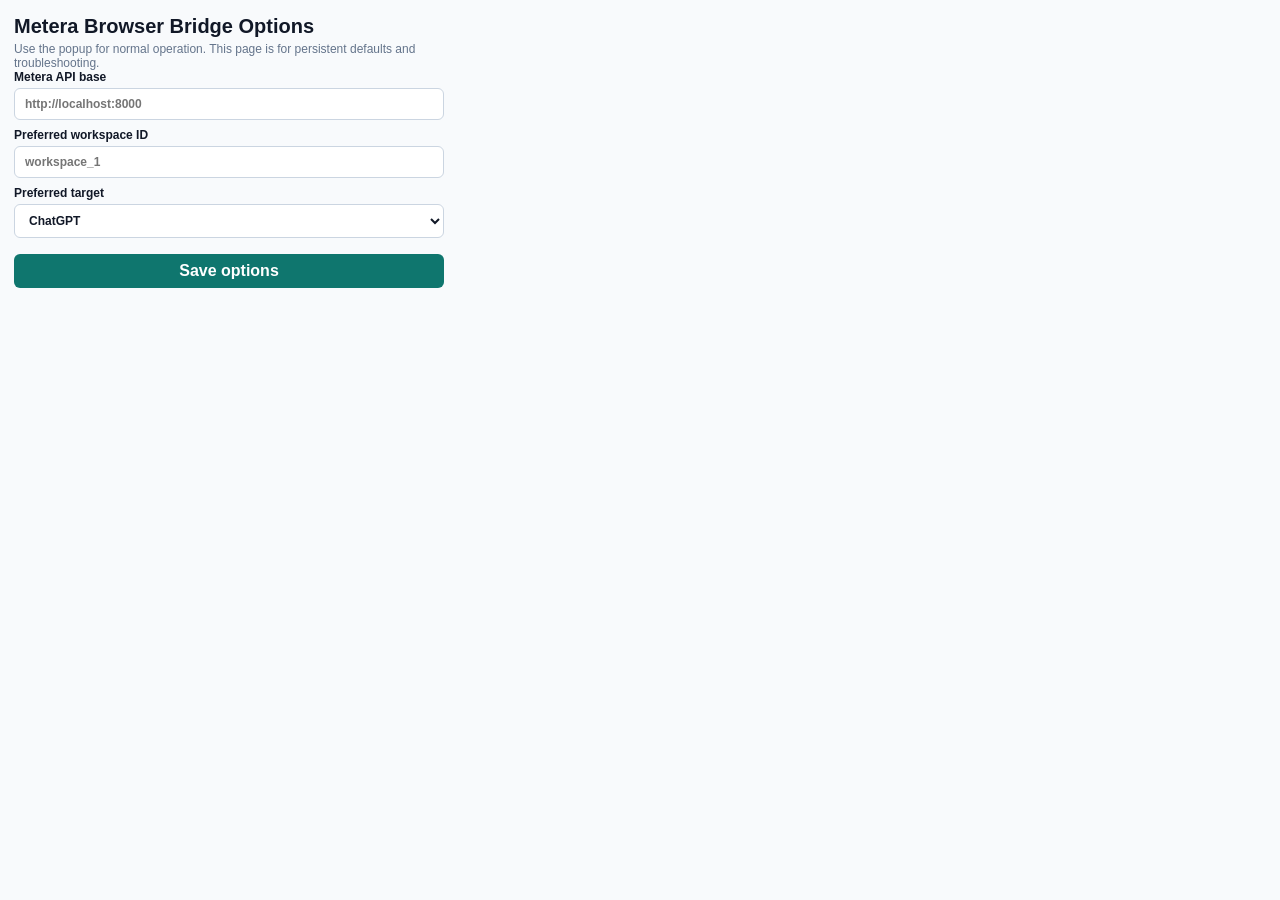
<file: clients/browser-extension/options.html>
<!doctype html>
<html lang="en">
  <head>
    <meta charset="UTF-8" />
    <title>Metera Browser Bridge Options</title>
    <link rel="stylesheet" href="styles.css" />
  </head>
  <body>
    <main>
      <h1>Metera Browser Bridge Options</h1>
      <p class="small">Use the popup for normal operation. This page is for persistent defaults and troubleshooting.</p>
      <section>
        <label>Metera API base
          <input id="apiBase" placeholder="http://localhost:8000" />
        </label>
        <label>Preferred workspace ID
          <input id="workspaceId" placeholder="workspace_1" />
        </label>
        <label>Preferred target
          <select id="defaultTarget">
            <option value="chatgpt">ChatGPT</option>
            <option value="claude">Claude</option>
            <option value="generic">Generic</option>
          </select>
        </label>
        <button id="saveOptionsButton">Save options</button>
        <div id="optionsStatus" class="status"></div>
      </section>
    </main>
    <script src="options.js"></script>
  </body>
</html>
</file>
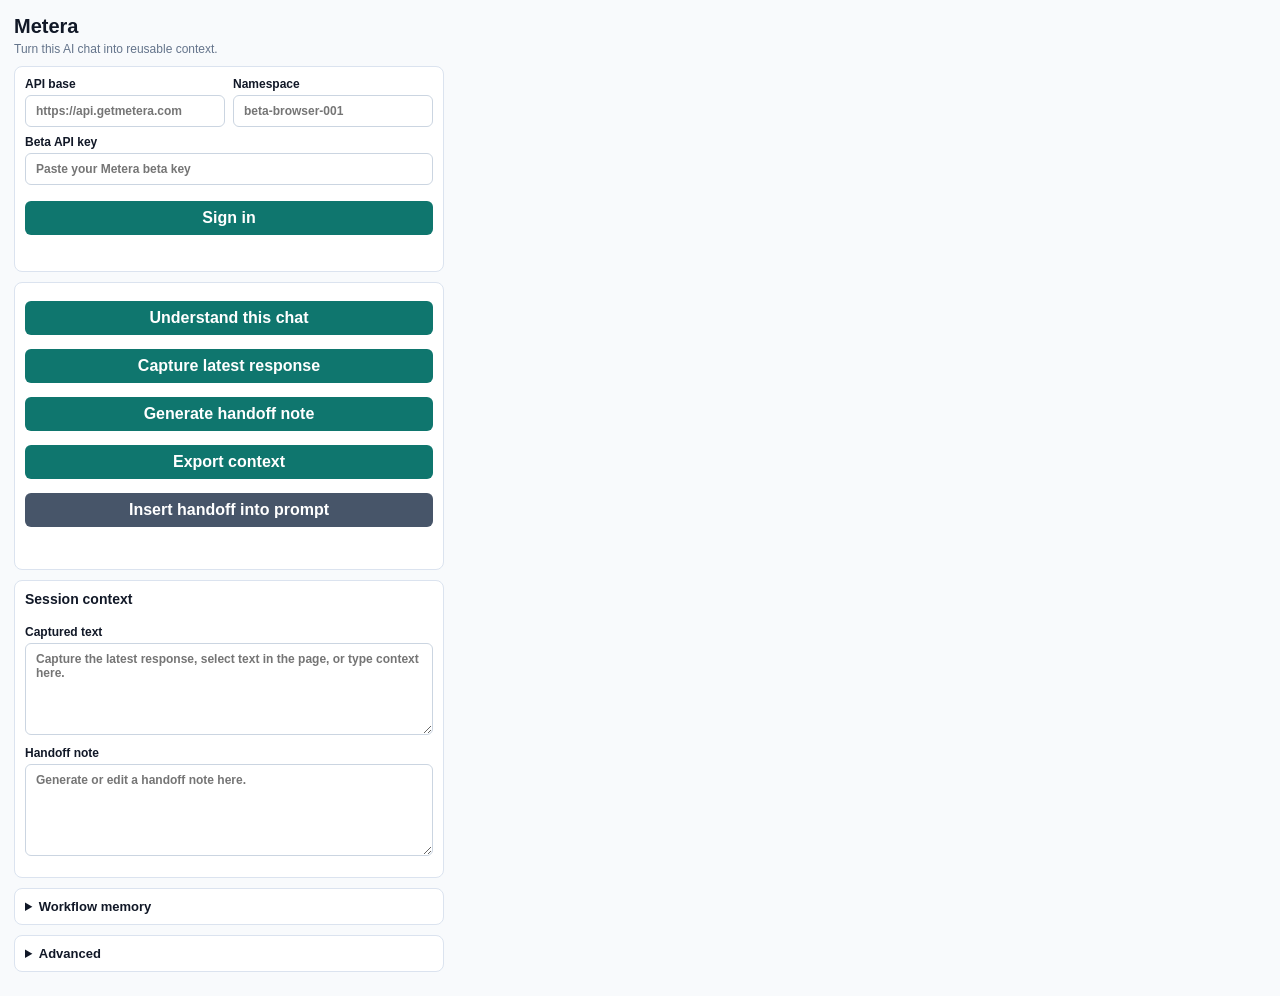
<file: clients/browser-extension/popup.html>
<!doctype html>
<html lang="en">
  <head>
    <meta charset="UTF-8" />
    <title>Metera Browser Bridge</title>
    <link rel="stylesheet" href="styles.css" />
  </head>
  <body>
    <main>
      <header class="hero">
        <h1>Metera</h1>
        <p>Turn this AI chat into reusable context.</p>
      </header>

      <section class="panel">
        <div class="grid-two">
          <label>API base<input id="apiBase" placeholder="https://api.getmetera.com" /></label>
          <label>Namespace<input id="namespace" placeholder="beta-browser-001" /></label>
        </div>
        <label>Beta API key<input id="apiKey" type="password" autocomplete="off" placeholder="Paste your Metera beta key" /></label>
        <button id="saveDirectKeyButton">Sign in</button>
        <div id="loginStatus" class="status"></div>
      </section>

      <section class="panel primary-actions">
        <button id="understandChatButton">Understand this chat</button>
        <button id="captureLatestResponseButton">Capture latest response</button>
        <button id="generateHandoffButton">Generate handoff note</button>
        <button id="exportContextButton">Export context</button>
        <button id="insertHandoffButton" class="secondary">Insert handoff into prompt</button>
        <div id="sessionStatus" class="status"></div>
      </section>

      <section class="panel">
        <h2>Session context</h2>
        <div id="providerStatus" class="card-list"></div>
        <label>Captured text<textarea id="selectedTextPreview" placeholder="Capture the latest response, select text in the page, or type context here."></textarea></label>
        <label>Handoff note<textarea id="handoffOutput" placeholder="Generate or edit a handoff note here."></textarea></label>
      </section>

      <details class="panel">
        <summary>Workflow memory</summary>
        <label>Workflow goal<input id="newWorkflowGoal" placeholder="Example: Set up ROS on Ubuntu without repeating prior setup" /></label>
        <div class="inline">
          <button id="createWorkflowButton">Create workflow</button>
          <button id="saveSummaryButton" class="secondary">Save capture</button>
        </div>
        <div class="inline">
          <button id="composePreviewButton" class="secondary">Preview continue prompt</button>
          <button id="composeInsertButton" class="secondary">Insert continue prompt</button>
        </div>
        <label>Workflow<select id="workflowSelect"></select></label>
        <label>Instruction<textarea id="composeInstruction" placeholder="Optional ask for the next LLM session."></textarea></label>
        <label>Target
          <select id="targetSelect">
            <option value="chatgpt">ChatGPT</option>
            <option value="claude">Claude</option>
            <option value="generic">Generic</option>
            <option value="codex">Codex</option>
          </select>
        </label>
        <label>Mode
          <select id="modeSelect">
            <option value="resume">Resume</option>
            <option value="continue">Continue</option>
            <option value="plan">Plan</option>
            <option value="debug">Debug</option>
            <option value="summarize">Summarize</option>
            <option value="handoff">Handoff</option>
          </select>
        </label>
        <div class="checkbox-row"><input type="checkbox" id="useSelectedTextToggle" checked /><label for="useSelectedTextToggle">Use selected page text when available</label></div>
        <button id="refreshWorkflowsButton" class="secondary">Refresh workflows</button>
        <button id="clearWorkflowSelectionButton" class="secondary">Start clean</button>
        <textarea id="restartPackOutput" placeholder="Continue prompt appears here."></textarea>
        <div id="workflowStatus" class="card-list"></div>
        <div id="sourceTraceOutput" class="trace compact"></div>
        <div id="handoffStatus" class="status"></div>
      </details>

      <details class="panel">
        <summary>Advanced</summary>
        <button id="inspectPromptButton" class="secondary">Inspect prompt target</button>
        <button id="captureSelectionButton" class="secondary">Capture selected text</button>
        <button id="clearLocalCaptureButton" class="secondary">Clear local capture</button>
        <button id="savePermissionsButton" class="secondary">Save permissions</button>
        <div class="checkbox-row"><input type="checkbox" id="permInsert" checked /><label for="permInsert">Allow prompt insertion</label></div>
        <div class="checkbox-row"><input type="checkbox" id="permSaveSummary" checked /><label for="permSaveSummary">Allow saving summaries</label></div>
        <div class="checkbox-row"><input type="checkbox" id="permCaptureSelection" checked /><label for="permCaptureSelection">Allow selected/latest response capture</label></div>
        <label>Local capture retention
          <select id="captureRetentionPolicy">
            <option value="discard_after_save">Delete local preview after save</option>
            <option value="discard_on_popup_close">Keep only while popup is open</option>
            <option value="discard_on_browser_close">Keep until browser session ends</option>
            <option value="keep_until_manual_clear">Keep until manually cleared</option>
          </select>
        </label>
        <label>Manual summary<textarea id="summaryInput" placeholder="Optional note to save with captured context."></textarea></label>
        <label>Classifications
          <select id="classificationSelect" multiple size="8">
            <option value="summary">summary</option>
            <option value="decision">decision</option>
            <option value="blocker">blocker</option>
            <option value="completed_step">completed step</option>
            <option value="pending_step">pending step</option>
            <option value="next_action">next action</option>
            <option value="reusable_snippet">reusable snippet</option>
            <option value="handoff_note">handoff note</option>
            <option value="evidence">evidence</option>
          </select>
        </label>
        <div id="localCaptureStatus" class="status"></div>
        <div id="captureStatus" class="status"></div>
        <div id="permissionStatus" class="status"></div>
        <div id="diagnosticsOutput" class="trace compact"></div>
        <div class="hidden">
          <input id="email" />
          <input id="workspaceId" />
          <input id="challengeId" />
          <input id="verificationCode" />
          <button id="requestCodeButton">Request login code</button>
          <button id="exchangeCodeButton">Exchange code</button>
        </div>
      </details>
    </main>
    <script src="popup.js"></script>
  </body>
</html>
</file>
<file: clients/browser-extension/styles.css>
body {
  font-family: Arial, sans-serif;
  margin: 0;
  padding: 0;
  background: #f8fafc;
  color: #111827;
}

main {
  width: 430px;
  padding: 14px;
}

.hero {
  margin-bottom: 10px;
}

h1 {
  margin: 0;
  font-size: 20px;
  line-height: 1.2;
}

h2 {
  margin: 0 0 10px;
  font-size: 14px;
}

.hero p,
.small {
  margin: 4px 0 0;
  font-size: 12px;
  color: #64748b;
}

.panel {
  margin-bottom: 10px;
  padding: 10px;
  border: 1px solid #dbe3ef;
  border-radius: 8px;
  background: #ffffff;
}

summary {
  cursor: pointer;
  font-weight: 700;
  font-size: 13px;
}

label {
  display: block;
  font-size: 12px;
  font-weight: 600;
  margin-bottom: 8px;
}

input,
select,
textarea,
button {
  width: 100%;
  box-sizing: border-box;
  margin-top: 4px;
  border-radius: 6px;
  border: 1px solid #cbd5e1;
  background: #ffffff;
  color: #111827;
  padding: 8px 10px;
  font: inherit;
}

textarea {
  min-height: 92px;
  resize: vertical;
}

button {
  cursor: pointer;
  border: 0;
  background: #0f766e;
  color: #ffffff;
  font-weight: 700;
  margin-top: 8px;
}

button.secondary {
  background: #475569;
}

.primary-actions {
  display: grid;
  gap: 6px;
}

.grid-two,
.inline {
  display: grid;
  grid-template-columns: 1fr 1fr;
  gap: 8px;
}

.status {
  min-height: 18px;
  margin-top: 8px;
  font-size: 12px;
  color: #334155;
  white-space: pre-wrap;
}

.checkbox-row {
  display: flex;
  align-items: center;
  gap: 8px;
  margin-top: 8px;
}

.checkbox-row input {
  width: auto;
  margin: 0;
}

.card-list {
  display: flex;
  flex-wrap: wrap;
  gap: 6px;
  margin-bottom: 8px;
}

.pill {
  font-size: 11px;
  padding: 6px 8px;
  border-radius: 999px;
  background: #e0f2fe;
  color: #0f172a;
}

.trace {
  white-space: pre-wrap;
  font-size: 12px;
  color: #334155;
  background: #f8fafc;
  border: 1px solid #dbe3ef;
  border-radius: 8px;
  padding: 10px;
  min-height: 72px;
}

.trace.compact {
  min-height: 48px;
}

.hidden {
  display: none;
}
</file>
